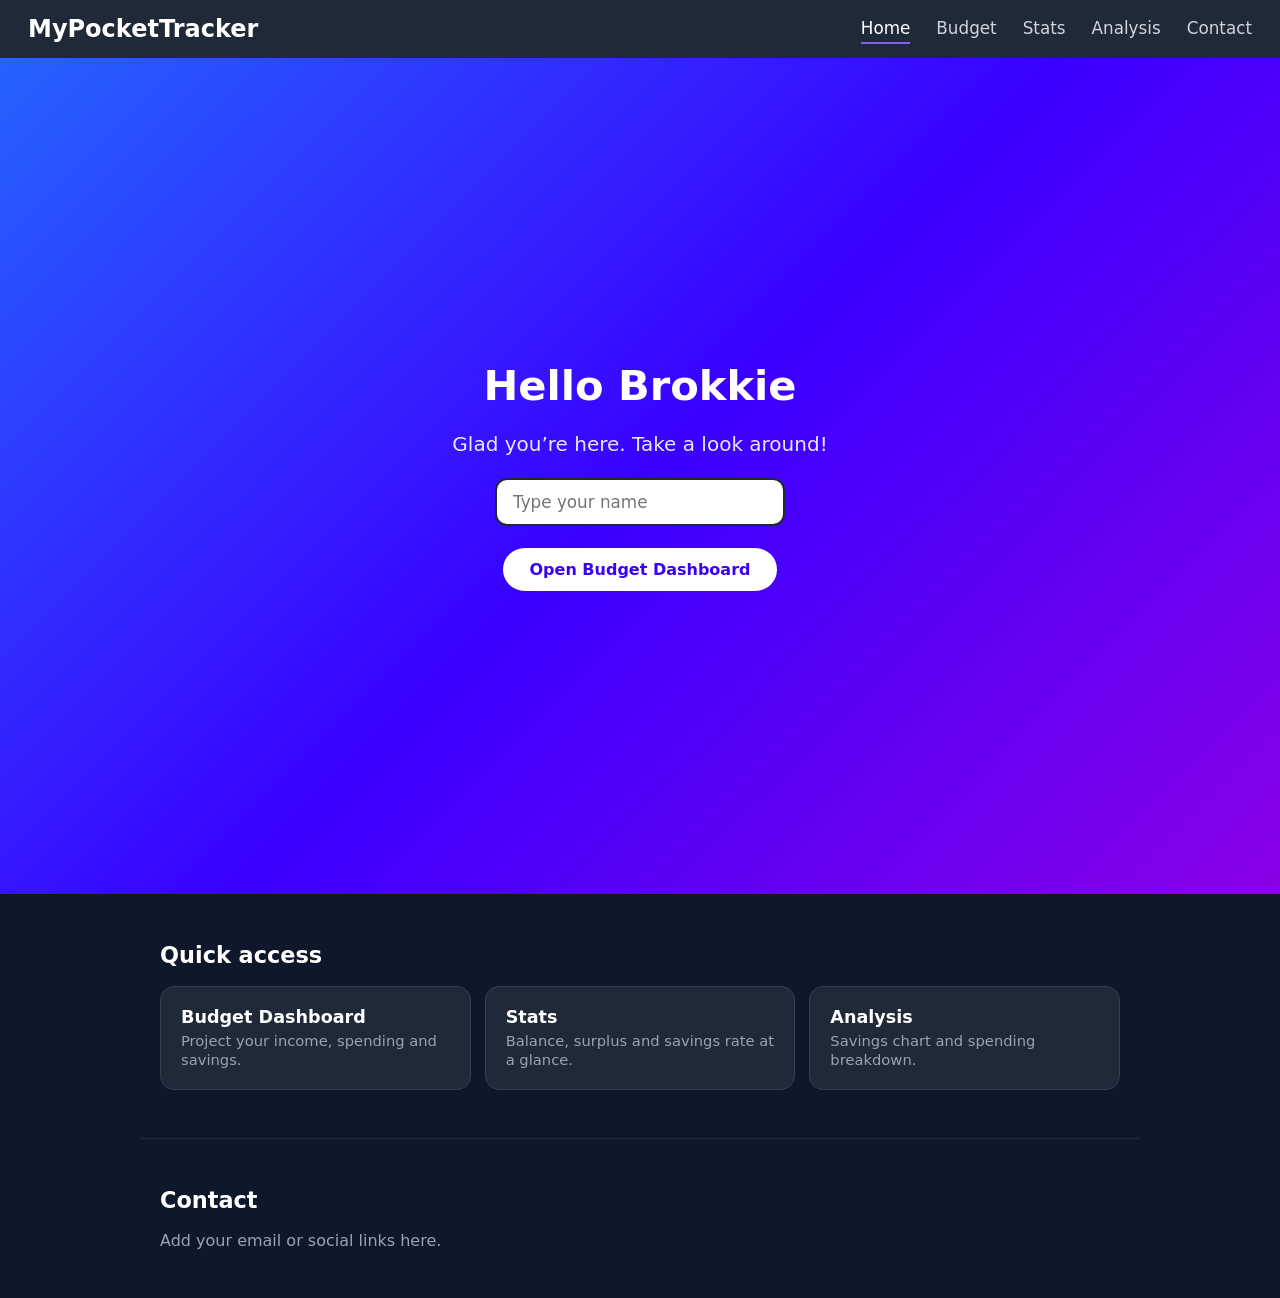
<file: index.html>
<!DOCTYPE html>
<html lang="en">
<head>
<meta charset="utf-8">
<meta name="viewport" content="width=device-width, initial-scale=1, viewport-fit=cover">
<title>MyPocketTracker</title>
<link rel="stylesheet" href="nav.css">
<link rel="stylesheet" href="home.css">
</head>
<body>
<header class="site-header">
  <a class="brand" href="index.html">MyPocketTracker</a>
  <nav>
    <a class="active" href="index.html">Home</a>
    <a href="budget.html">Budget</a>
    <a href="budget.html#stats">Stats</a>
    <a href="budget.html#analysis">Analysis</a>
    <a href="#contact">Contact</a>
  </nav>
</header>

<section class="hero" id="home">
  <h1>Hello <span id="name">Brokkie</span></h1>
  <p>Glad you’re here. Take a look around!</p>
  <input type="text" id="nameInput" placeholder="Type your name" autocomplete="off">
  <a class="btn" href="budget.html">Open Budget Dashboard</a>
</section>

<section class="quick" id="quick">
  <h2>Quick access</h2>
  <div class="cards">
    <a href="budget.html"><b>Budget Dashboard</b><span>Project your income, spending and savings.</span></a>
    <a href="budget.html#stats"><b>Stats</b><span>Balance, surplus and savings rate at a glance.</span></a>
    <a href="budget.html#analysis"><b>Analysis</b><span>Savings chart and spending breakdown.</span></a>
  </div>
</section>

<section class="contact" id="contact">
  <h2>Contact</h2>
  <p>Add your email or social links here.</p>
</section>

<script src="home.js"></script>
</body>
</html>
</file>
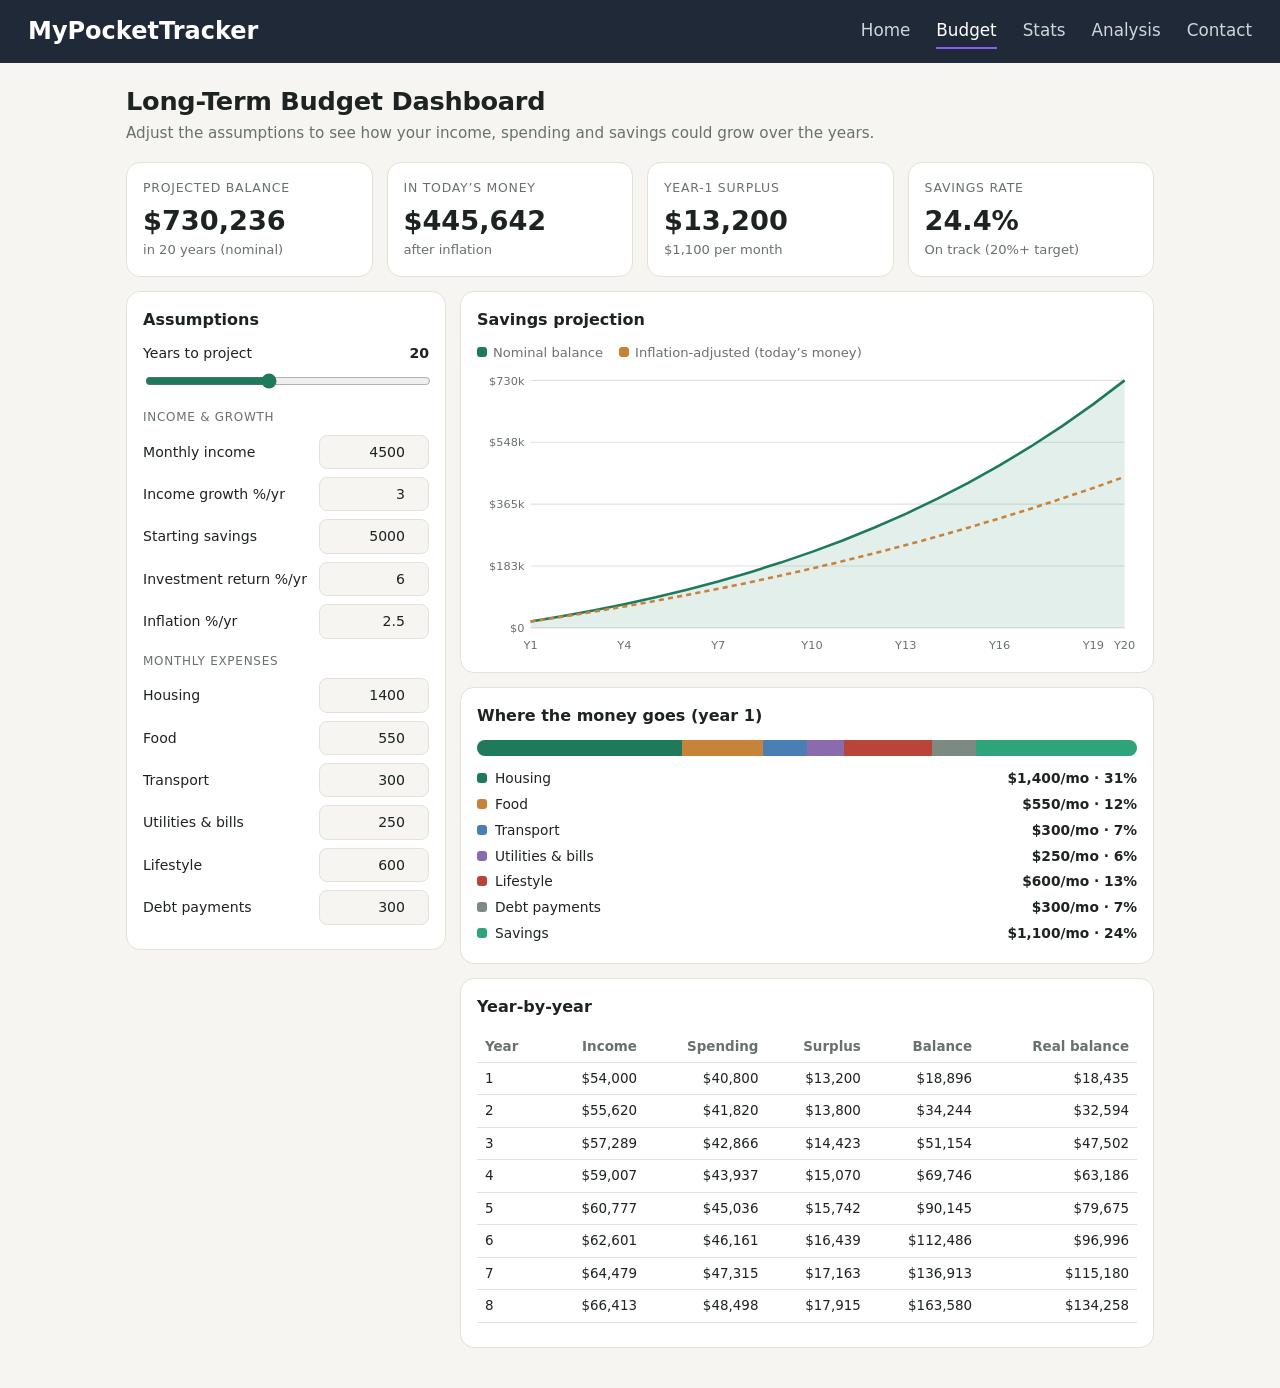
<file: budget.html>
<!DOCTYPE html>
<html lang="en">
<head>
<meta charset="utf-8">
<meta name="viewport" content="width=device-width, initial-scale=1, viewport-fit=cover">
<title>Long-Term Budget Dashboard</title>
<link rel="stylesheet" href="nav.css">
<link rel="stylesheet" href="style.css">
</head>
<body>
<header class="site-header">
  <a class="brand" href="index.html">MyPocketTracker</a>
  <nav>
    <a href="index.html">Home</a>
    <a class="active" href="budget.html">Budget</a>
    <a href="budget.html#stats">Stats</a>
    <a href="budget.html#analysis">Analysis</a>
    <a href="index.html#contact">Contact</a>
  </nav>
</header>
<main>
  <h1>Long-Term Budget Dashboard</h1>
  <p class="sub">Adjust the assumptions to see how your income, spending and savings could grow over the years.</p>

  <a id="stats"></a>
  <div class="grid kpis" id="kpis"></div>

  <div class="grid layout">
    <section class="card" aria-label="Assumptions">
      <h2>Assumptions</h2>
      <label>Years to project <b id="yv">20</b></label>
      <input type="range" id="years" min="5" max="40" value="20">
      <div class="sec">Income &amp; growth</div>
      <label>Monthly income <input type="number" id="income" value="4500" min="0"></label>
      <label>Income growth %/yr <input type="number" id="ig" value="3" step="0.1"></label>
      <label>Starting savings <input type="number" id="start" value="5000" min="0"></label>
      <label>Investment return %/yr <input type="number" id="ret" value="6" step="0.1"></label>
      <label>Inflation %/yr <input type="number" id="inf" value="2.5" step="0.1"></label>
      <div class="sec">Monthly expenses</div>
      <label>Housing <input type="number" id="e0" value="1400" min="0"></label>
      <label>Food <input type="number" id="e1" value="550" min="0"></label>
      <label>Transport <input type="number" id="e2" value="300" min="0"></label>
      <label>Utilities &amp; bills <input type="number" id="e3" value="250" min="0"></label>
      <label>Lifestyle <input type="number" id="e4" value="600" min="0"></label>
      <label>Debt payments <input type="number" id="e5" value="300" min="0"></label>
    </section>

    <div class="stack">
      <section class="card" id="analysis">
        <h2>Savings projection</h2>
        <div class="legend"><span><i style="background:var(--c1)"></i>Nominal balance</span><span><i style="background:var(--c2)"></i>Inflation-adjusted (today’s money)</span></div>
        <div id="chart"></div>
      </section>
      <section class="card">
        <h2>Where the money goes (year 1)</h2>
        <div class="bar" id="bar"></div>
        <div id="split"></div>
      </section>
      <section class="card">
        <h2>Year-by-year</h2>
        <div class="scroll"><table id="tbl"></table></div>
      </section>
    </div>
  </div>
</main>
<script src="script.js"></script>
</body>
</html>
</file>
<file: nav.css>
html{scroll-behavior:smooth}
[id]{scroll-margin-top:84px}
.site-header{position:sticky;top:0;z-index:20;display:flex;align-items:center;justify-content:space-between;gap:12px;flex-wrap:wrap;padding:14px 28px;background:#1f2937;font-family:"Segoe UI",system-ui,-apple-system,Helvetica,Arial,sans-serif}
.brand{color:#fff;font-weight:700;font-size:1.5rem;text-decoration:none}
.site-header nav{display:flex;gap:26px;flex-wrap:wrap}
.site-header nav a{color:#d1d5db;text-decoration:none;font-size:1.05rem;padding:4px 0;border-bottom:2px solid transparent;transition:color .15s,border-color .15s}
.site-header nav a:hover,.site-header nav a.active{color:#fff;border-bottom-color:#8b5cf6}
@media(max-width:600px){
  .site-header{padding:12px 16px}
  .site-header nav{gap:18px;width:100%;overflow-x:auto;flex-wrap:nowrap}
  .site-header nav a{white-space:nowrap}
}
</file>
<file: home.css>
*{box-sizing:border-box}
body{margin:0;font-family:"Segoe UI",system-ui,-apple-system,Helvetica,Arial,sans-serif;color:#fff;background:#0f172a}
.hero{min-height:calc(100vh - 64px);display:flex;flex-direction:column;align-items:center;justify-content:center;text-align:center;padding:40px 20px;background:linear-gradient(135deg,#2563ff 0%,#3a00ff 50%,#8a00e6 100%)}
.hero h1{font-size:2.6rem;margin:0 0 22px}
.hero p{font-size:1.25rem;margin:0 0 22px;color:#e5e7ff}
.hero input{width:290px;max-width:100%;padding:12px 16px;font:inherit;font-size:1.05rem;color:#111;background:#fff;border:2px solid #1f2937;border-radius:12px;outline:none}
.hero input:focus{border-color:#c4b5fd;box-shadow:0 0 0 3px rgba(196,181,253,.5)}
.btn{display:inline-block;margin-top:22px;padding:12px 26px;background:#fff;color:#3a00ff;font-weight:700;text-decoration:none;border-radius:999px;transition:transform .15s}
.btn:hover{transform:translateY(-2px)}
.quick,.contact{max-width:1000px;margin:0 auto;padding:48px 20px}
.quick h2,.contact h2{margin:0 0 18px;font-size:1.4rem}
.cards{display:grid;grid-template-columns:repeat(auto-fit,minmax(220px,1fr));gap:14px}
.cards a{display:block;padding:20px;background:#1f2937;border:1px solid #334155;border-radius:14px;color:#fff;text-decoration:none;transition:border-color .15s,transform .15s}
.cards a:hover{border-color:#8b5cf6;transform:translateY(-3px)}
.cards b{display:block;font-size:1.1rem;margin-bottom:4px}
.cards span{color:#9ca3af;font-size:.92rem}
.contact{border-top:1px solid #1f2937}
.contact p{color:#9ca3af;margin:0}
</file>
<file: style.css>
:root{--bg:#f6f5f1;--card:#fff;--ink:#1d2320;--mute:#68716c;--line:#e3e1d9;--c1:#1f7a5c;--c2:#c8833a;--c3:#b9453a;--accent-soft:#e4f1ec;color-scheme:light;box-sizing:border-box;padding-top:env(safe-area-inset-top,0px);padding-bottom:env(safe-area-inset-bottom,0px)}
@media (prefers-color-scheme:dark){:root:not([data-theme="light"]){--bg:#121614;--card:#1b211e;--ink:#e9ede9;--mute:#98a29c;--line:#2b332f;--c1:#4cc79c;--c2:#e0a15c;--c3:#e07a6e;--accent-soft:#1d2f28;color-scheme:dark}}
:root[data-theme="dark"]{--bg:#121614;--card:#1b211e;--ink:#e9ede9;--mute:#98a29c;--line:#2b332f;--c1:#4cc79c;--c2:#e0a15c;--c3:#e07a6e;--accent-soft:#1d2f28;color-scheme:dark}
html{scroll-padding-top:env(safe-area-inset-top,0px)}
*{box-sizing:border-box}
body{margin:0;background:var(--bg);color:var(--ink);font-family:"Segoe UI",system-ui,-apple-system,Helvetica,Arial,sans-serif;line-height:1.45}
main{max-width:1060px;margin:0 auto;padding:20px 16px 40px}
h1{font-size:1.6rem;margin:0 0 2px;letter-spacing:-.01em}
.sub{color:var(--mute);margin:0 0 18px;font-size:.95rem}
.grid{display:grid;gap:14px}
.kpis{grid-template-columns:repeat(auto-fit,minmax(200px,1fr));margin-bottom:14px}
.card{background:var(--card);border:1px solid var(--line);border-radius:14px;padding:16px}
.kpi .l{font-size:.78rem;color:var(--mute);text-transform:uppercase;letter-spacing:.06em}
.kpi .v{font-size:1.7rem;font-weight:700;margin-top:4px}
.kpi .n{font-size:.82rem;color:var(--mute)}
.layout{grid-template-columns:320px 1fr;align-items:start}
@media(max-width:820px){.layout{grid-template-columns:1fr}}
h2{font-size:1rem;margin:0 0 12px}
label{display:flex;justify-content:space-between;align-items:center;gap:10px;font-size:.88rem;margin:8px 0}
input[type=number]{width:110px;padding:6px 8px;border:1px solid var(--line);border-radius:8px;background:var(--bg);color:var(--ink);font:inherit;text-align:right}
input[type=range]{width:100%;accent-color:var(--c1)}
.sec{font-size:.75rem;color:var(--mute);text-transform:uppercase;letter-spacing:.06em;margin:14px 0 2px}
.legend{display:flex;gap:16px;font-size:.82rem;color:var(--mute);margin:0 0 6px;flex-wrap:wrap}
.legend i{display:inline-block;width:10px;height:10px;border-radius:3px;margin-right:6px}
svg{width:100%;height:auto;display:block}
.bar{display:flex;height:16px;border-radius:8px;overflow:hidden;margin:6px 0 10px;background:var(--line)}
.row{display:flex;justify-content:space-between;font-size:.86rem;padding:3px 0}
.row b{font-weight:600}
.scroll{overflow-x:auto;max-height:300px;overflow-y:auto}
table{width:100%;border-collapse:collapse;font-size:.84rem;min-width:480px}
th,td{padding:6px 8px;text-align:right;border-bottom:1px solid var(--line)}
th:first-child,td:first-child{text-align:left}
th{position:sticky;top:0;background:var(--card);color:var(--mute);font-weight:600}
.neg{color:var(--c3)}
.stack{display:grid;gap:14px}
</file>
